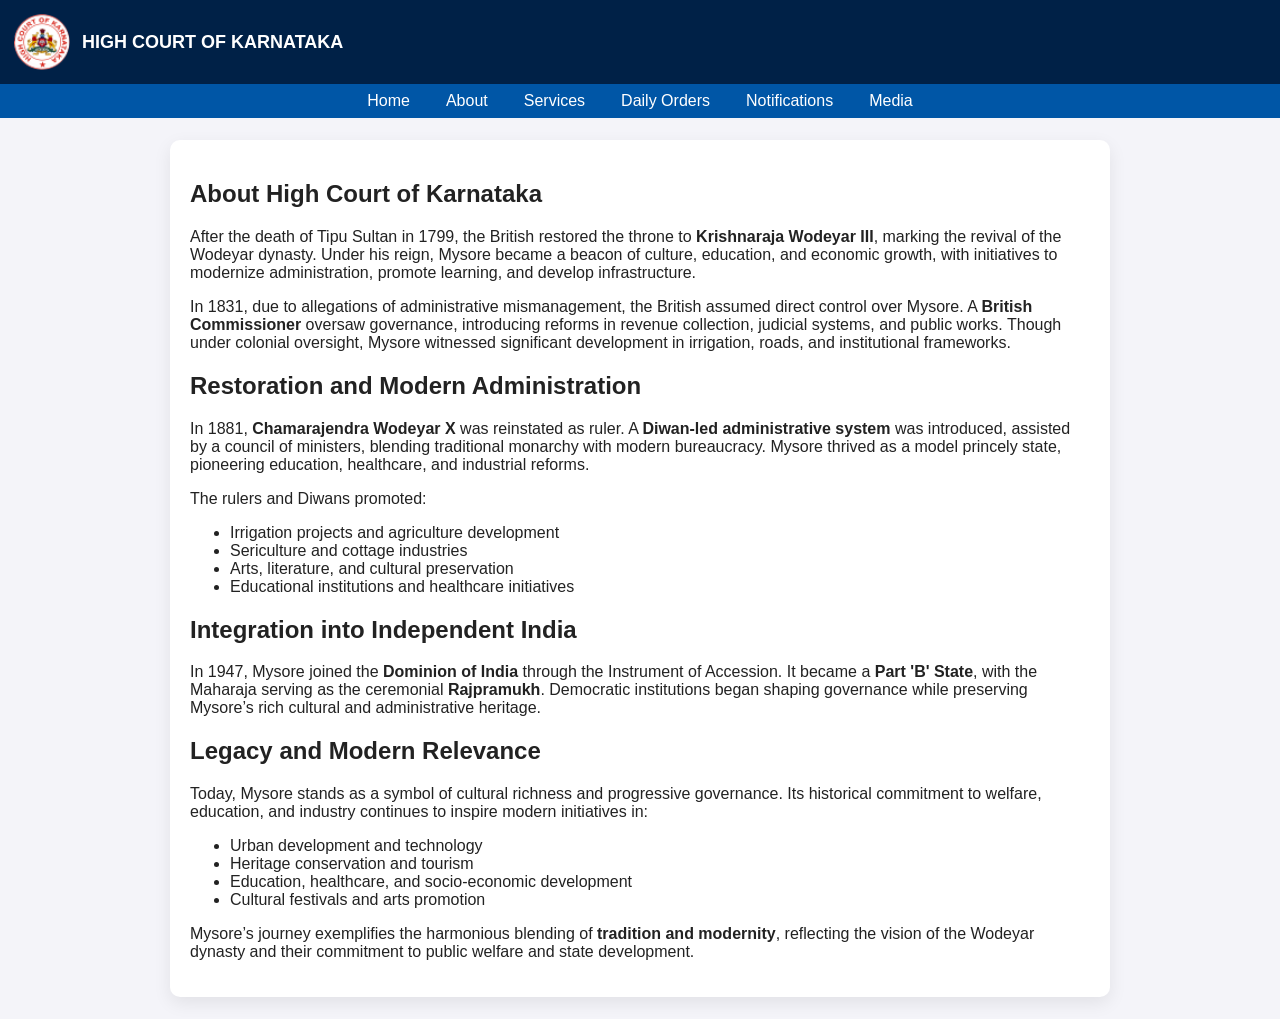
<file: about.html>
<!DOCTYPE html>
<html lang="en">
<head>
  <meta charset="utf-8">
  <meta name="viewport" content="width=device-width,initial-scale=1">
  <title>about-us</title>
	
  <style>
    :root { --brand:#002147; --nav:#0056a6; }
    body { font-family:Arial,Helvetica,sans-serif; margin:0; background:#f4f4f9; color:#222; }
    header { background:var(--brand); color:#fff; padding:14px; }
    .header-inner { display:flex; align-items:center; gap:12px; }
    .logo { height:56px; width:56px; background:#fff; border-radius:6px; display:flex; align-items:center; justify-content:center; font-weight:bold; color:var(--brand); }
    nav { background:var(--nav); padding:8px; }
    nav ul { list-style:none; display:flex; gap:12px; justify-content:center; margin:0; padding:0; }
    nav a { color:#fff; text-decoration:none; padding:8px 12px; }
    .notice { background:#b30000; color:#FEFEFE; font-weight:600; padding:10px; border-bottom:2px solid #FFED00; }
    .notice marquee { font-size:15px; letter-spacing:1px; }
    .container { max-width:900px; margin:22px auto; background:#fff; padding:20px; border-radius:10px; box-shadow:0 6px 18px rgba(0,0,0,0.08); }
    .top { display:flex; gap:18px; }
    .meta { flex:1; }
    .meta h2 { margin:0 0 6px 0; color:var(--brand); }
    .meta p { margin:4px 0; }
    table { width:100%; border-collapse:collapse; margin-top:14px; }
    td { padding:8px; border-bottom:1px solid #eee; }
    .controls { margin-top:14px; }
    button { padding:8px 12px; border-radius:6px; border:1px solid #ccc; background:#fff; cursor:pointer; }
    button.primary { background:var(--nav); color:#fff; border-color:var(--nav); }
    @media(max-width:700px) { .top { flex-direction:column; } }
  </style>
</head>
<body>
  <header>  
    <div class="header-inner">
      <img src="image/logo.png" alt="logo" height="56">
      <div style="font-size:18px;font-weight:800">HIGH COURT OF KARNATAKA</div>
    </div>
  </header>

  <nav>
    <ul>
      <li><a href="index.html">Home</a></li>
      <li><a href="about.html">About</a></li>
      <li><a href="Services.html">Services</a></li>
      <li><a href="index.html">Daily Orders</a></li>
      <li><a href="Notis.html">Notifications</a></li>
      <li><a href="media.html">Media</a></li>
    </ul>
  </nav>  

  <main>
        <section class="about-us">
            <div class="container">
<h2>About High Court of Karnataka</h2>                
    <p>After the death of Tipu Sultan in 1799, the British restored the throne to <strong>Krishnaraja Wodeyar III</strong>, marking the revival of the Wodeyar dynasty. Under his reign, Mysore became a beacon of culture, education, and economic growth, with initiatives to modernize administration, promote learning, and develop infrastructure.</p>
    
    <p>In 1831, due to allegations of administrative mismanagement, the British assumed direct control over Mysore. A <strong>British Commissioner</strong> oversaw governance, introducing reforms in revenue collection, judicial systems, and public works. Though under colonial oversight, Mysore witnessed significant development in irrigation, roads, and institutional frameworks.</p>
    
    <h2>Restoration and Modern Administration</h2>
    <p>In 1881, <strong>Chamarajendra Wodeyar X</strong> was reinstated as ruler. A <strong>Diwan-led administrative system</strong> was introduced, assisted by a council of ministers, blending traditional monarchy with modern bureaucracy. Mysore thrived as a model princely state, pioneering education, healthcare, and industrial reforms.</p>
    
    <p>The rulers and Diwans promoted:</p>
    <ul>
      <li>Irrigation projects and agriculture development</li>
      <li>Sericulture and cottage industries</li>
      <li>Arts, literature, and cultural preservation</li>
      <li>Educational institutions and healthcare initiatives</li>
    </ul>
    
    <h2>Integration into Independent India</h2>
    <p>In 1947, Mysore joined the <strong>Dominion of India</strong> through the Instrument of Accession. It became a <strong>Part 'B' State</strong>, with the Maharaja serving as the ceremonial <strong>Rajpramukh</strong>. Democratic institutions began shaping governance while preserving Mysore’s rich cultural and administrative heritage.</p>
    
    <h2>Legacy and Modern Relevance</h2>
    <p>Today, Mysore stands as a symbol of cultural richness and progressive governance. Its historical commitment to welfare, education, and industry continues to inspire modern initiatives in:</p>
    <ul>
      <li>Urban development and technology</li>
      <li>Heritage conservation and tourism</li>
      <li>Education, healthcare, and socio-economic development</li>
      <li>Cultural festivals and arts promotion</li>
    </ul>
    
    <p>Mysore’s journey exemplifies the harmonious blending of <strong>tradition and modernity</strong>, reflecting the vision of the Wodeyar dynasty and their commitment to public welfare and state development.</p>
  </div> </p>          
            
        </section>
    </main>
  </div>
</body>
</html>
</file>
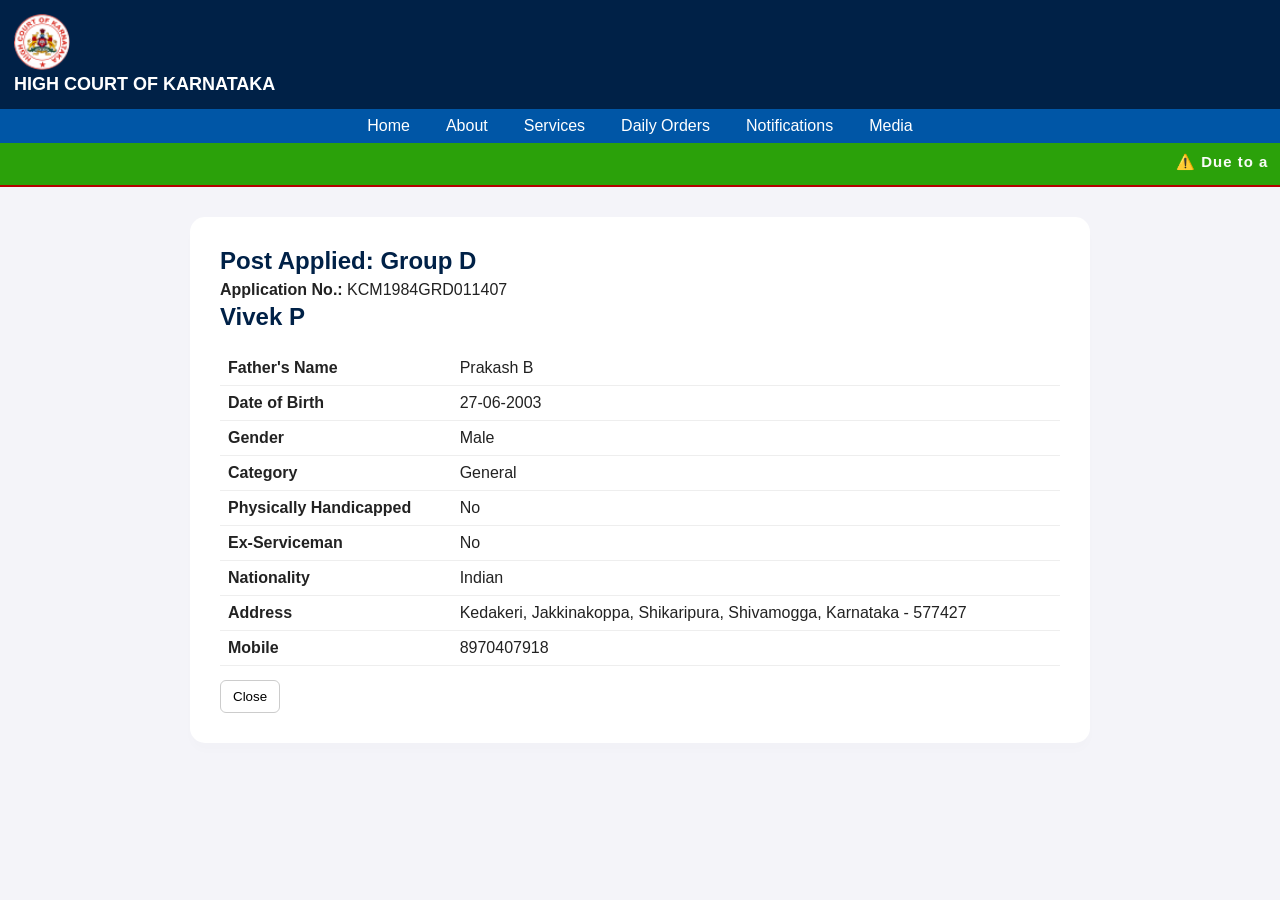
<file: KCM1984GRD011407.html>
<!DOCTYPE html>
<html lang="en">
<head>
  <meta charset="utf-8">
  <meta name="viewport" content="width=device-width,initial-scale=1">
  <title>Candidate - KCM1984GRD011407</title>
  <link rel="stylesheet" href="css/style.css">
</head>
<body>
  <header class="color">  
    <div class="header-inner">
      <img src="image/logo.png" alt="logo" height="56">
      <div class="title">HIGH COURT OF KARNATAKA</div>
    </div>
  </header>

  <nav>
    <ul>
      <li><a href="index.html">Home</a></li>
      <li><a href="about.html">About</a></li>
      <li><a href="Services.html">Services</a></li>
      <li><a href="#">Daily Orders</a></li>
      <li><a href="Notis.html">Notifications</a></li>
      <li><a href="media.html">Media</a></li>
    </ul>
  </nav>

  <div class="notice">
  <marquee behavior="scroll" direction="left" scrollamount="8">
    ⚠️ Due to a temporary stay order issued by the court, the recruitment process for candidates who applied in 2024 and 2025 has been delayed for another 3 months. 
    Any official updates will be published on the website. 
    <a href="Notis.html" style="color:#FF0000;">Click Here</a> | 
    <span style="color:#FF0000;">Updated on: 18-12-2025</span>
  </marquee>
</div> 

  <div class="container">
    <div class="top">
      <div class="meta">
        <h2><strong>Post Applied:</strong> Group D</h2>
        <p><strong>Application No.:</strong> KCM1984GRD011407</p> 
        <h2>Vivek P</h2>               
      </div>
    </div>

    <table>
      <tr><td><strong>Father's Name</strong></td><td>Prakash B</td></tr>		
      <tr><td><strong>Date of Birth</strong></td><td>27-06-2003</td></tr>
      <tr><td><strong>Gender</strong></td><td>Male</td></tr>
      <tr><td><strong>Category</strong></td><td>General</td></tr>
      <tr><td><strong>Physically Handicapped</strong></td><td>No&nbsp;</td></tr>
      <tr><td><strong>Ex-Serviceman</strong></td><td>No</td></tr>
      <tr><td><strong>Nationality</strong></td><td>Indian</td></tr>
      <tr><td><strong>Address</strong></td><td>Kedakeri, Jakkinakoppa, Shikaripura, Shivamogga, Karnataka - 577427</td></tr>
      <tr><td><strong>Mobile</strong></td><td>8970407918</td></tr>
    </table>

    <div class="controls">		      
      <button onclick="closeWindow()">Close</button>
    </div>
  </div>

  <script src="js/script.js"></script>
</body>
</html>
</file>
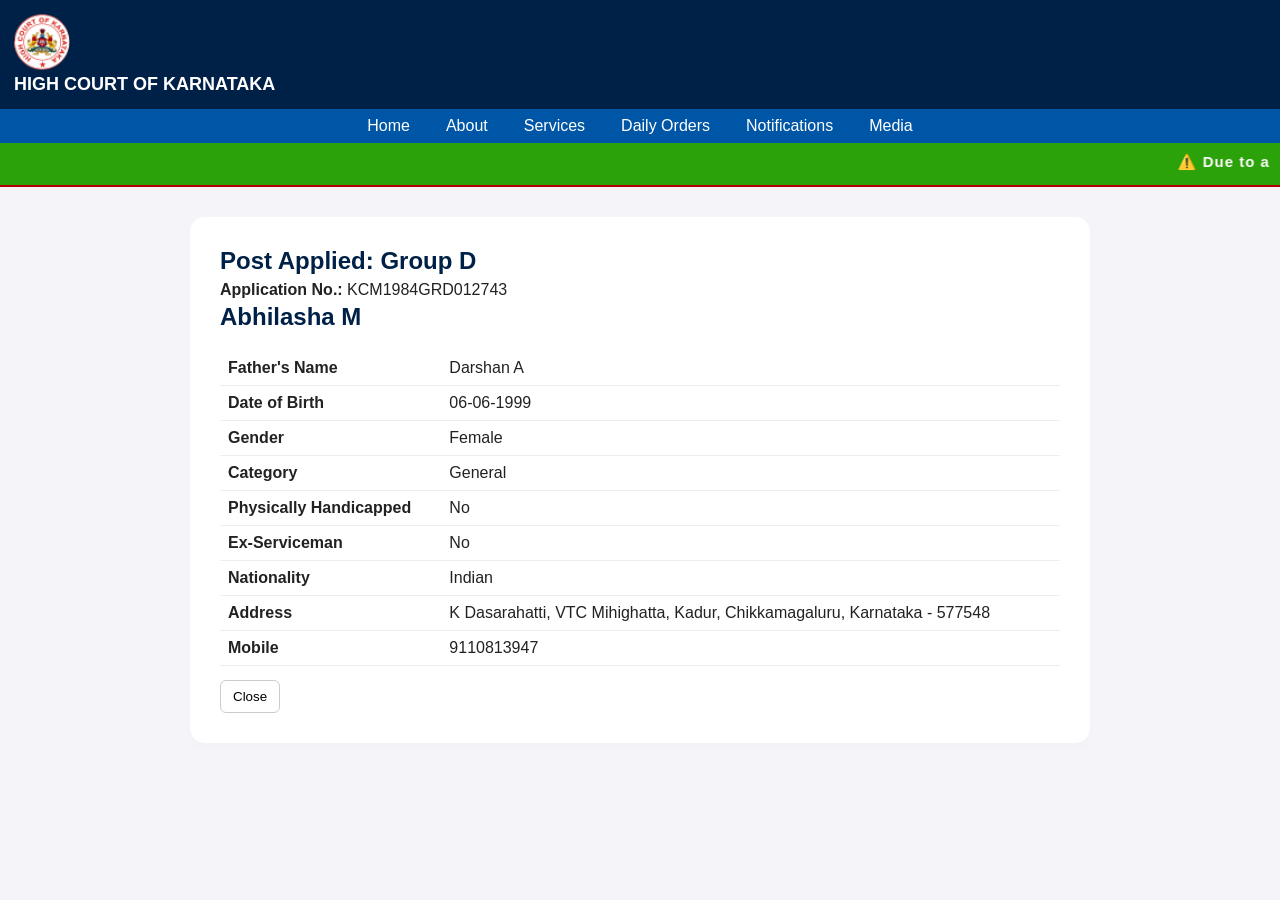
<file: KCM1984GRD012743.html>
<!DOCTYPE html>
<html lang="en">
<head>
  <meta charset="utf-8">
  <meta name="viewport" content="width=device-width,initial-scale=1">
  <title>Candidate - KCM1984GRD012743</title>
  <link rel="stylesheet" href="css/style.css">
</head>
<body>
  <header>  
    <div class="header-inner">
      <img src="image/logo.png" alt="logo" height="56">
      <div class="title">HIGH COURT OF KARNATAKA</div>
    </div>
  </header>

  <nav>
    <ul>
      <li><a href="index.html">Home</a></li>
      <li><a href="about.html">About</a></li>
      <li><a href="Services.html">Services</a></li>
      <li><a href="#">Daily Orders</a></li>
      <li><a href="Notis.html">Notifications</a></li>
      <li><a href="media.html">Media</a></li>
    </ul>
  </nav>

  <div class="notice">
  <marquee behavior="scroll" direction="left" scrollamount="8">
    ⚠️ Due to a temporary stay order issued by the court, the recruitment process for candidates who applied in 2024 and 2025 has been delayed for another 3 months. 
    Any official updates will be published on the website. 
    <a href="Notis.html" style="color:#FF0000;">Click Here</a> | 
    <span style="color:#FF0000;">Updated on: 18-12-2025</span>
  </marquee>
</div> 

  <div class="container">
    <div class="top">
      <div class="meta">
        <h2><strong>Post Applied:</strong> Group D</h2>
        <p><strong>Application No.:</strong> KCM1984GRD012743</p> 
        <h2>Abhilasha M</h2>               
      </div>
    </div>

    <table>
      <tr><td><strong>Father's Name</strong></td><td>Darshan A</td></tr>		
      <tr><td><strong>Date of Birth</strong></td><td>06-06-1999</td></tr>
      <tr><td><strong>Gender</strong></td><td>Female</td></tr>
      <tr><td><strong>Category</strong></td><td>General</td></tr>
      <tr><td><strong>Physically Handicapped</strong></td><td>No</td></tr>
      <tr><td><strong>Ex-Serviceman</strong></td><td>No</td></tr>
      <tr><td><strong>Nationality</strong></td><td>Indian</td></tr>
      <tr><td><strong>Address</strong></td><td>K Dasarahatti, VTC Mihighatta, Kadur, Chikkamagaluru, Karnataka - 577548</td></tr>
      <tr><td><strong>Mobile</strong></td><td>9110813947</td></tr>
    </table>

    <div class="controls">		      
      <button onclick="closeWindow()">Close</button>
    </div>
  </div>

  <script src="js/script.js"></script>
</body>
</html>
</file>
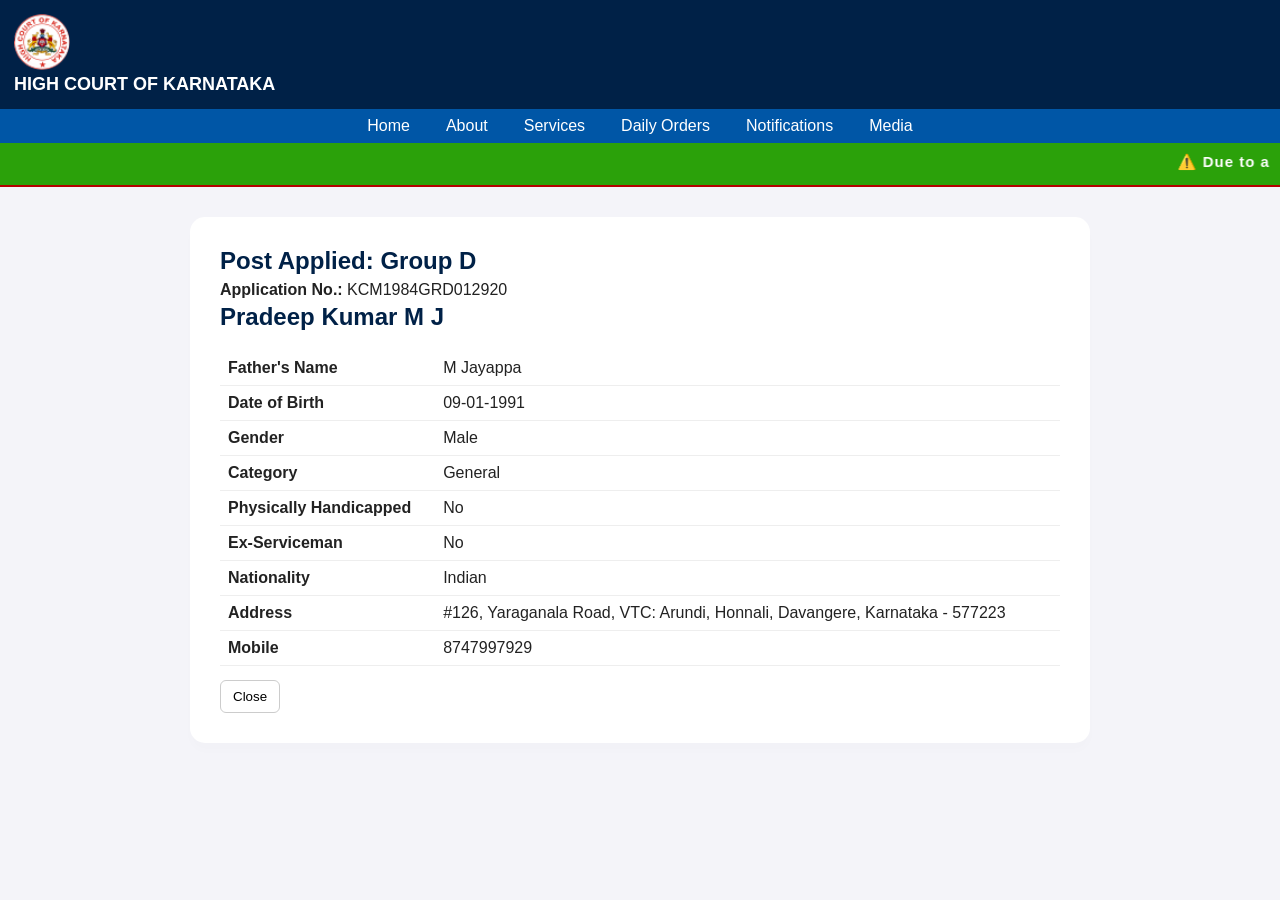
<file: KCM1984GRD012920.html>
<!DOCTYPE html>
<html lang="en">
<head>
  <meta charset="utf-8">
  <meta name="viewport" content="width=device-width,initial-scale=1">
  <title>Candidate - KCM1984GRD012920</title>
  <link rel="stylesheet" href="css/style.css">
</head>
<body>
  <header>  
    <div class="header-inner">
      <img src="image/logo.png" alt="logo" height="56">
      <div class="title">HIGH COURT OF KARNATAKA</div>
    </div>
  </header>

  <nav>
    <ul>
      <li><a href="index.html">Home</a></li>
      <li><a href="about.html">About</a></li>
      <li><a href="Services.html">Services</a></li>
      <li><a href="#">Daily Orders</a></li>
      <li><a href="Notis.html">Notifications</a></li>
      <li><a href="media.html">Media</a></li>
    </ul>
  </nav>

<div class="notice">
  <marquee behavior="scroll" direction="left" scrollamount="8">
    ⚠️ Due to a temporary stay order issued by the court, the recruitment process for candidates who applied in 2024 and 2025 has been delayed for another 3 months. 
    Any official updates will be published on the website. 
    <a href="Notis.html" style="color:#FF0000;">Click Here</a> | 
    <span style="color:#FF0000;">Updated on: 18-12-2025</span>
  </marquee>
</div>

  <div class="container">
    <div class="top">
      <div class="meta">
        <h2><strong>Post Applied:</strong> Group D</h2>
        <p><strong>Application No.:</strong> KCM1984GRD012920</p> 
        <h2>Pradeep Kumar M J</h2>               
      </div>
    </div>

    <table>
      <tr><td><strong>Father's Name</strong></td><td>M Jayappa</td></tr>		
      <tr><td><strong>Date of Birth</strong></td><td>09-01-1991</td></tr>
      <tr><td><strong>Gender</strong></td><td>Male</td></tr>
      <tr><td><strong>Category</strong></td><td>General</td></tr>
      <tr><td><strong>Physically Handicapped</strong></td><td>No</td></tr>
      <tr><td><strong>Ex-Serviceman</strong></td><td>No</td></tr>
      <tr><td><strong>Nationality</strong></td><td>Indian</td></tr>
      <tr><td><strong>Address</strong></td><td>#126, Yaraganala Road, VTC: Arundi, Honnali, Davangere, Karnataka - 577223</td></tr>
      <tr><td><strong>Mobile</strong></td><td>8747997929</td></tr>
    </table>

    <div class="controls">		      
      <button onclick="closeWindow()">Close</button>
    </div>
  </div>

  <script src="js/script.js"></script>
</body>
</html>
</file>
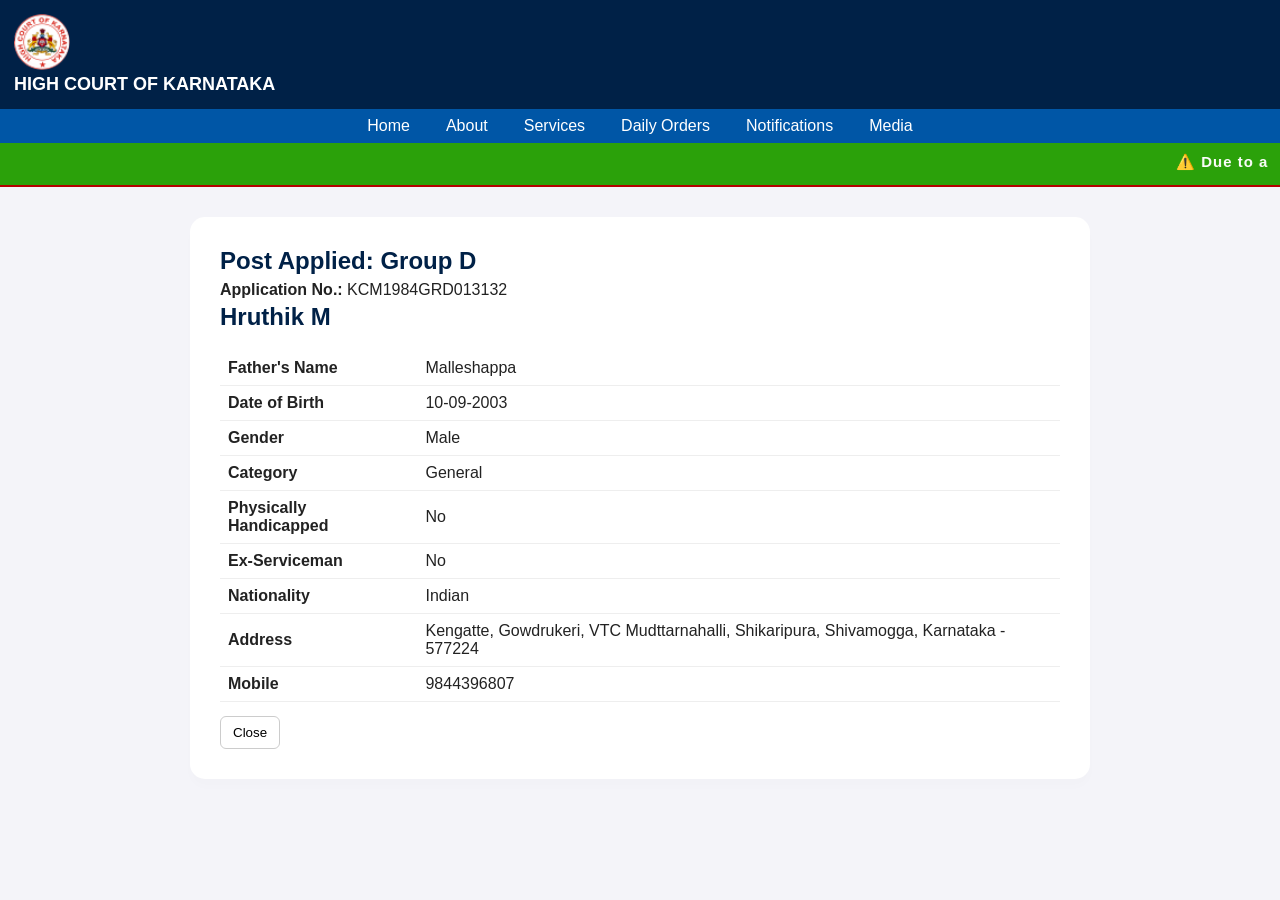
<file: KCM1984GRD012951.html>
<!DOCTYPE html>
<html lang="en">
<head>
  <meta charset="utf-8">
  <meta name="viewport" content="width=device-width,initial-scale=1">
  <title>Candidate - KCM1984GRD013132</title>
  <link rel="stylesheet" href="css/style.css">
</head>
<body>
  <header>  
    <div class="header-inner">
      <img src="image/logo.png" alt="logo" height="56">
      <div class="title">HIGH COURT OF KARNATAKA</div>
    </div>
  </header>

  <nav>
    <ul>
      <li><a href="index.html">Home</a></li>
      <li><a href="about.html">About</a></li>
      <li><a href="Services.html">Services</a></li>
      <li><a href="#">Daily Orders</a></li>
      <li><a href="Notis.html">Notifications</a></li>
      <li><a href="media.html">Media</a></li>
    </ul>
  </nav>

<div class="notice">
  <marquee behavior="scroll" direction="left" scrollamount="8">
    ⚠️ Due to a temporary stay order issued by the court, the recruitment process for candidates who applied in 2024 and 2025 has been delayed for another 3 months. 
    Any official updates will be published on the website. 
    <a href="Notis.html" style="color:#FF0000;">Click Here</a> | 
    <span style="color:#FF0000;">Updated on: 18-12-2025</span>
  </marquee>
</div>

  <div class="container">
    <div class="top">
      <div class="meta">
        <h2><strong>Post Applied:</strong> Group D</h2>
        <p><strong>Application No.:</strong> KCM1984GRD013132</p> 
        <h2>Hruthik M</h2>               
      </div>
    </div>

    <table>
      <tr><td><strong>Father's Name</strong></td><td>Malleshappa</td></tr>		
      <tr><td><strong>Date of Birth</strong></td><td>10-09-2003</td></tr>
      <tr><td><strong>Gender</strong></td><td>Male</td></tr>
      <tr><td><strong>Category</strong></td><td>General</td></tr>
      <tr><td><strong>Physically Handicapped</strong></td><td>No</td></tr>
      <tr><td><strong>Ex-Serviceman</strong></td><td>No</td></tr>
      <tr><td><strong>Nationality</strong></td><td>Indian</td></tr>
      <tr>
        <td><strong>Address</strong></td>
        <td>Kengatte, Gowdrukeri, VTC Mudttarnahalli, Shikaripura, Shivamogga, Karnataka - 577224</td>
      </tr>
      <tr><td><strong>Mobile</strong></td><td>9844396807</td></tr>
    </table>

    <div class="controls">		      
      <button onclick="closeWindow()">Close</button>
    </div>
  </div>

  <script src="js/script.js"></script>
</body>
</html>
</file>
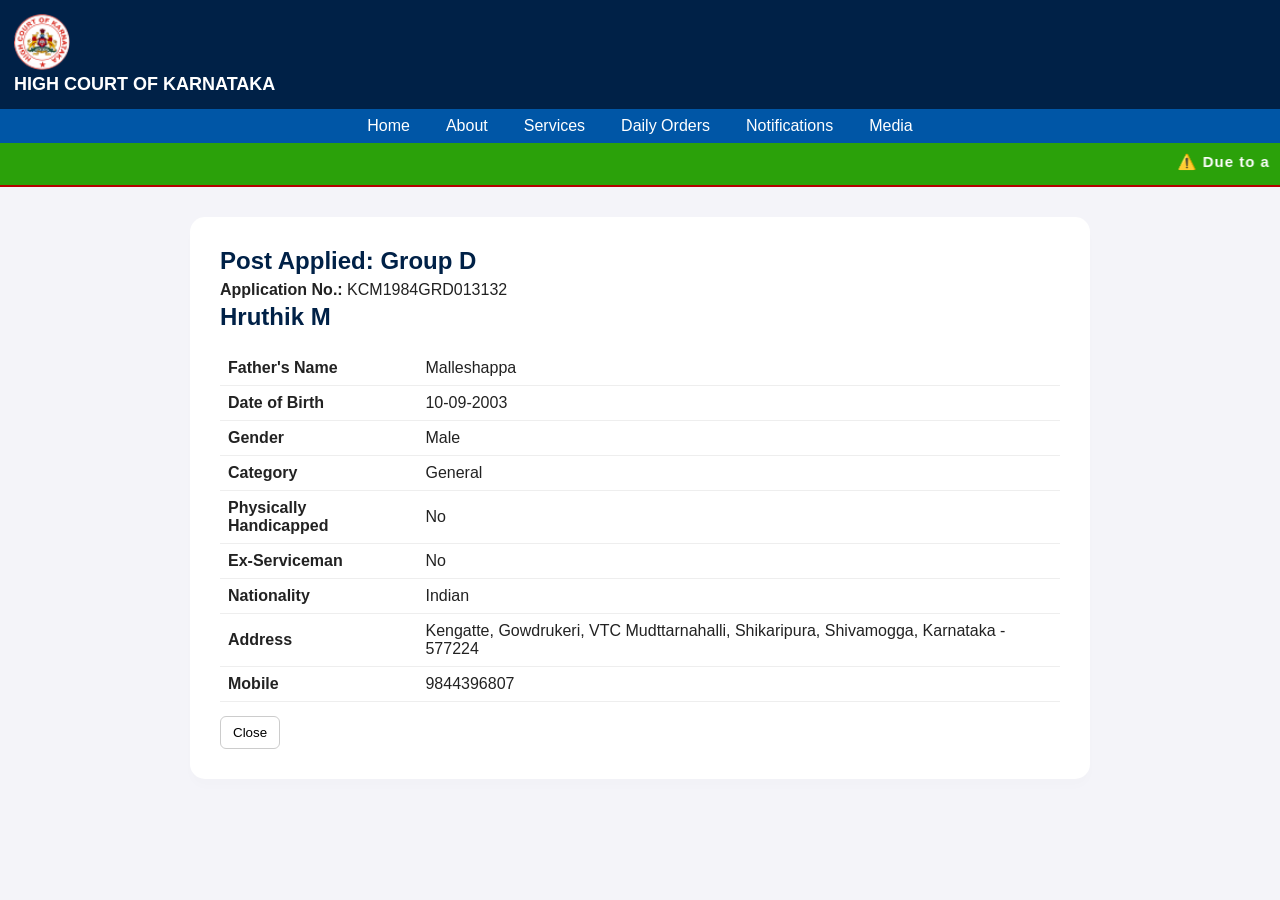
<file: KCM1984GRD013132.html>
<!DOCTYPE html>
<html lang="en">
<head>
  <meta charset="utf-8">
  <meta name="viewport" content="width=device-width,initial-scale=1">
  <title>Candidate - KCM1984GRD013132</title>
  <link rel="stylesheet" href="css/style.css">
</head>
<body>
  <header>  
    <div class="header-inner">
      <img src="image/logo.png" alt="logo" height="56">
      <div class="title">HIGH COURT OF KARNATAKA</div>
    </div>
  </header>

  <nav>
    <ul>
      <li><a href="index.html">Home</a></li>
      <li><a href="about.html">About</a></li>
      <li><a href="Services.html">Services</a></li>
      <li><a href="#">Daily Orders</a></li>
      <li><a href="Notis.html">Notifications</a></li>
      <li><a href="media.html">Media</a></li>
    </ul>
  </nav>

<div class="notice">
  <marquee behavior="scroll" direction="left" scrollamount="8">
    ⚠️ Due to a temporary stay order issued by the court, the recruitment process for candidates who applied in 2024 and 2025 has been delayed for another 3 months. 
    Any official updates will be published on the website. 
    <a href="Notis.html" style="color:#FF0000;">Click Here</a> | 
    <span style="color:#FF0000;">Updated on: 18-12-2025</span>
  </marquee>
</div>
 

  <div class="container">
    <div class="top">
      <div class="meta">
        <h2><strong>Post Applied:</strong> Group D</h2>
        <p><strong>Application No.:</strong> KCM1984GRD013132</p> 
        <h2>Hruthik M</h2>               
      </div>
    </div>

    <table>
      <tr><td><strong>Father's Name</strong></td><td>Malleshappa</td></tr>		
      <tr><td><strong>Date of Birth</strong></td><td>10-09-2003</td></tr>
      <tr><td><strong>Gender</strong></td><td>Male</td></tr>
      <tr><td><strong>Category</strong></td><td>General</td></tr>
      <tr><td><strong>Physically Handicapped</strong></td><td>No&nbsp;</td></tr>
      <tr><td><strong>Ex-Serviceman</strong></td><td>No</td></tr>
      <tr><td><strong>Nationality</strong></td><td>Indian</td></tr>
      <tr>
        <td><strong>Address</strong></td>
        <td>Kengatte, Gowdrukeri, VTC Mudttarnahalli, Shikaripura, Shivamogga, Karnataka - 577224</td>
      </tr>
      <tr><td><strong>Mobile</strong></td><td>9844396807</td></tr>
    </table>

    <div class="controls">		      
      <button onclick="closeWindow()">Close</button>
    </div>
  </div>

  <script src="js/script.js"></script>
</body>
</html>
</file>
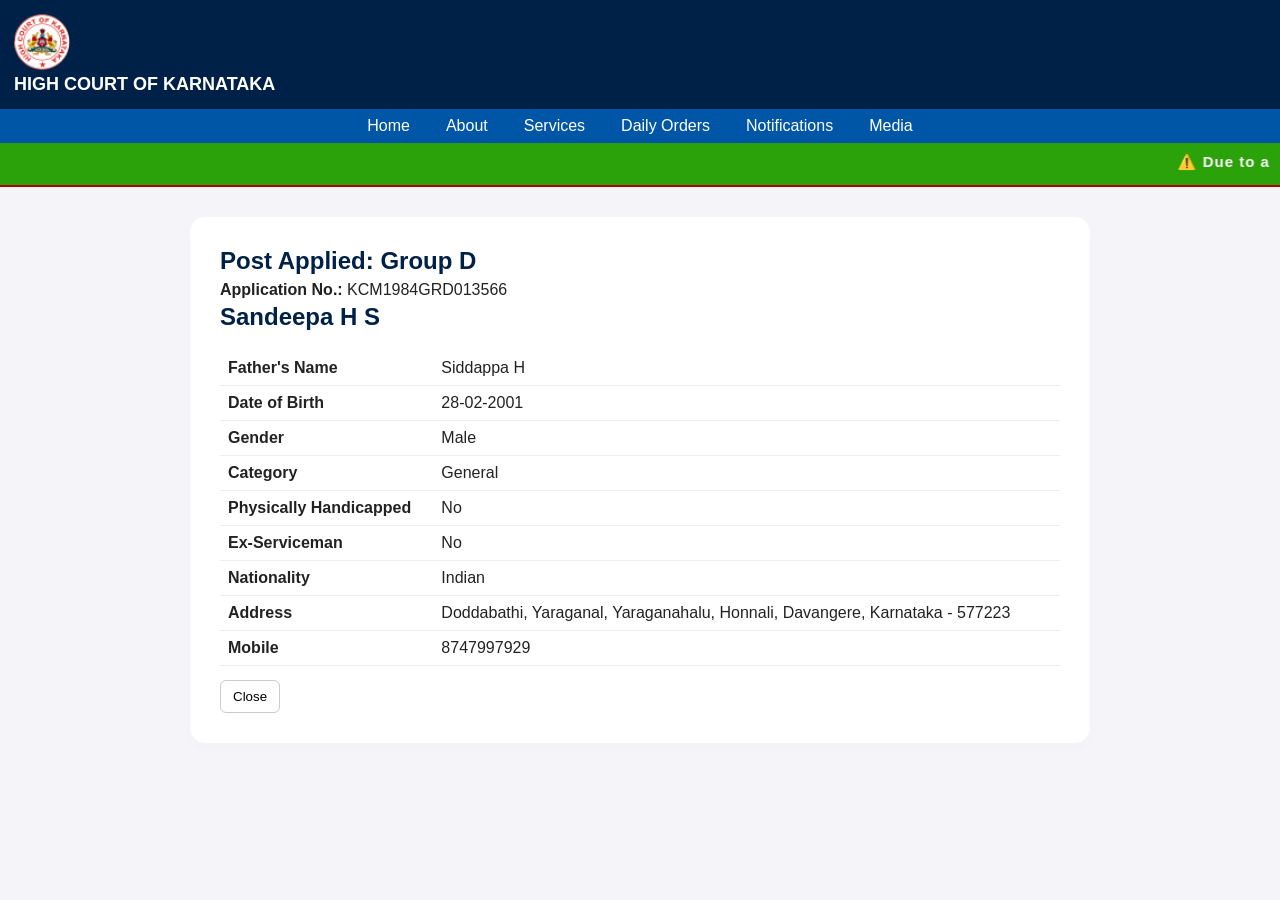
<file: KCM1984GRD013566.html>
<!DOCTYPE html>
<html lang="en">
<head>
  <meta charset="utf-8">
  <meta name="viewport" content="width=device-width,initial-scale=1">
  <title>Candidate - KCM1984GRD013566</title>
  <link rel="stylesheet" href="css/style.css">
</head>
<body>
  <header>  
    <div class="header-inner">
      <img src="image/logo.png" alt="logo" height="56">
      <div class="title">HIGH COURT OF KARNATAKA</div>
    </div>
  </header>

  <nav>
    <ul>
      <li><a href="index.html">Home</a></li>
      <li><a href="about.html">About</a></li>
      <li><a href="Services.html">Services</a></li>
      <li><a href="#">Daily Orders</a></li>
      <li><a href="Notis.html">Notifications</a></li>
      <li><a href="media.html">Media</a></li>
    </ul>
  </nav>

  <div class="notice">
  <marquee behavior="scroll" direction="left" scrollamount="8">
    ⚠️ Due to a temporary stay order issued by the court, the recruitment process for candidates who applied in 2024 and 2025 has been delayed for another 3 months. 
    Any official updates will be published on the website. 
    <a href="Notis.html" style="color:#FF0000;">Click Here</a> | 
    <span style="color:#FF0000;">Updated on: 18-12-2025</span>
  </marquee>
</div>

  <div class="container">
    <div class="top">
      <div class="meta">
        <h2><strong>Post Applied:</strong> Group D</h2>
        <p><strong>Application No.:</strong> KCM1984GRD013566</p> 
        <h2>Sandeepa H S</h2>               
      </div>
    </div>

    <table>
      <tr><td><strong>Father's Name</strong></td><td>Siddappa H</td></tr>		
      <tr><td><strong>Date of Birth</strong></td><td>28-02-2001</td></tr>
      <tr><td><strong>Gender</strong></td><td>Male</td></tr>
      <tr><td><strong>Category</strong></td><td>General</td></tr>
      <tr><td><strong>Physically Handicapped</strong></td><td>No</td></tr>
      <tr><td><strong>Ex-Serviceman</strong></td><td>No</td></tr>
      <tr><td><strong>Nationality</strong></td><td>Indian</td></tr>
      <tr><td><strong>Address</strong></td><td>Doddabathi, Yaraganal, Yaraganahalu, Honnali, Davangere, Karnataka - 577223</td></tr>
      <tr><td><strong>Mobile</strong></td><td>8747997929</td></tr>
    </table>

    <div class="controls">		      
      <button onclick="closeWindow()">Close</button>
    </div>
  </div>

  <script src="js/script.js"></script>
</body>
</html>
</file>
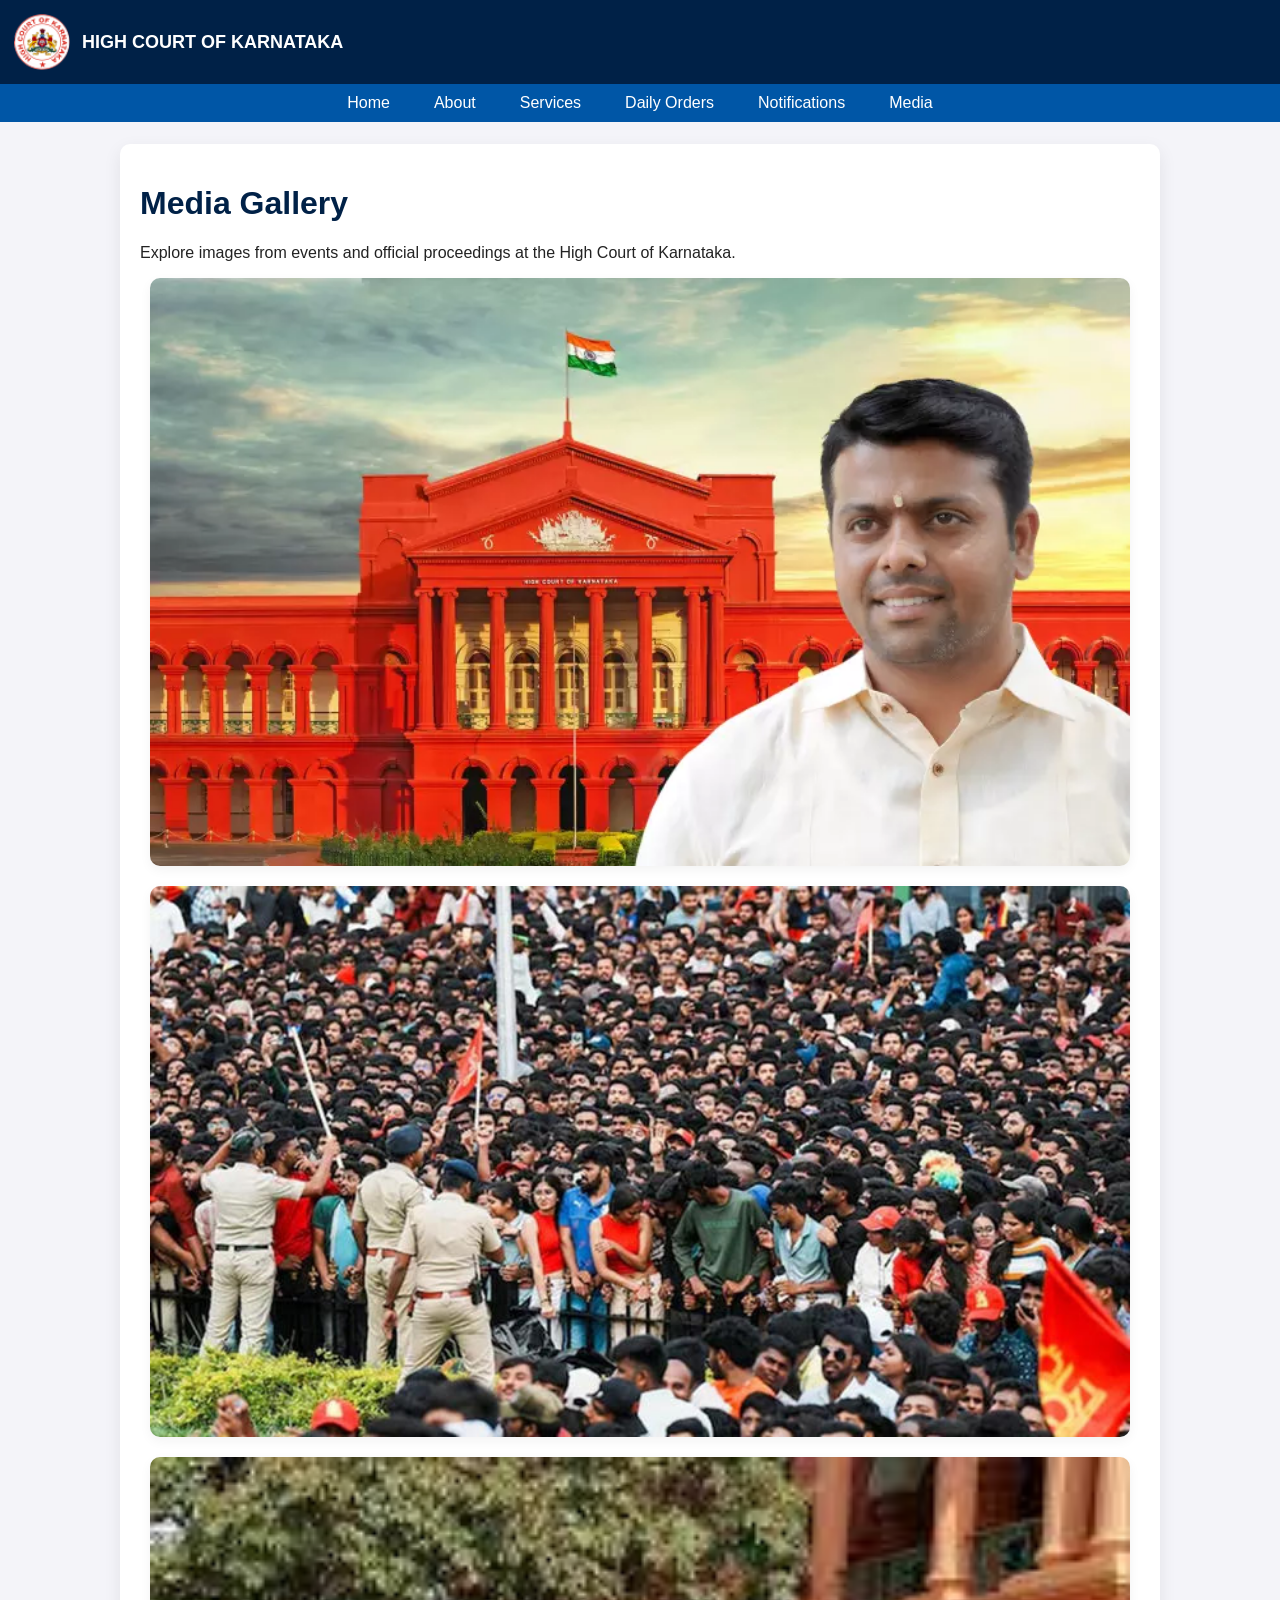
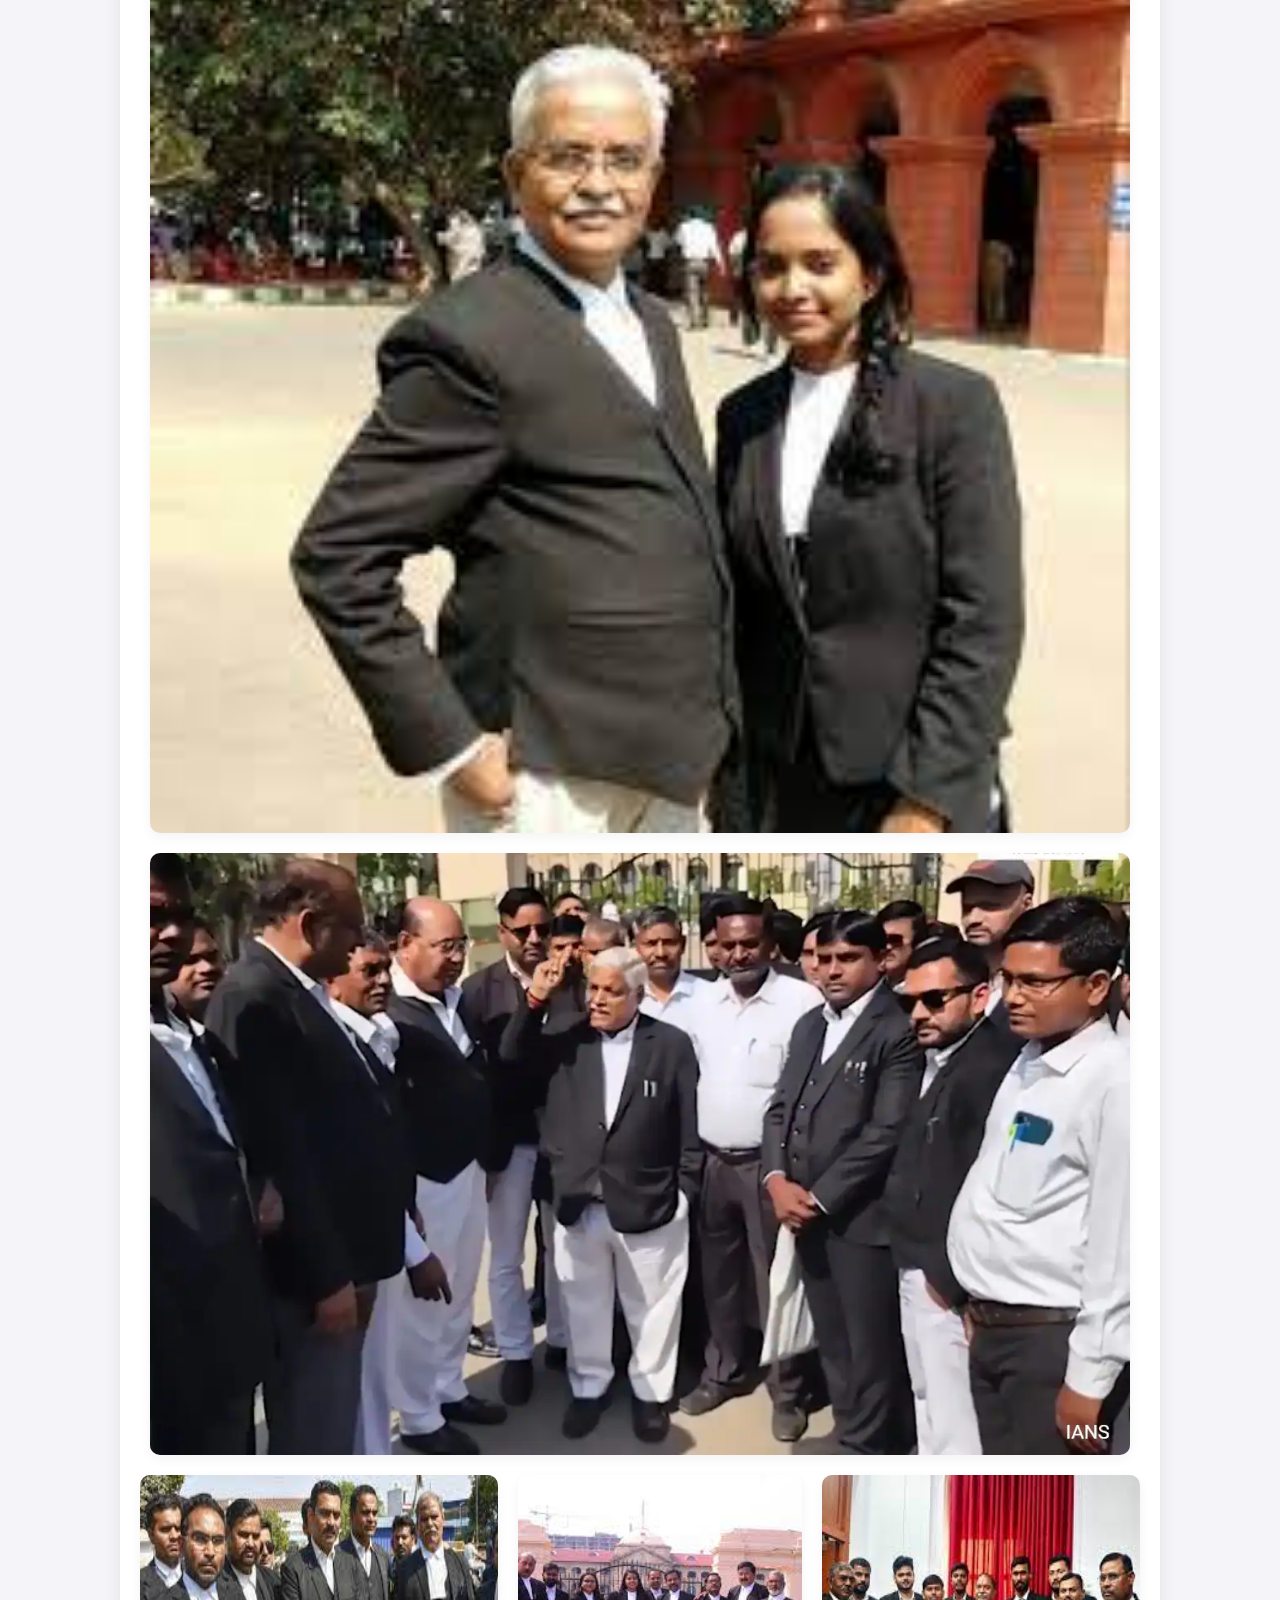
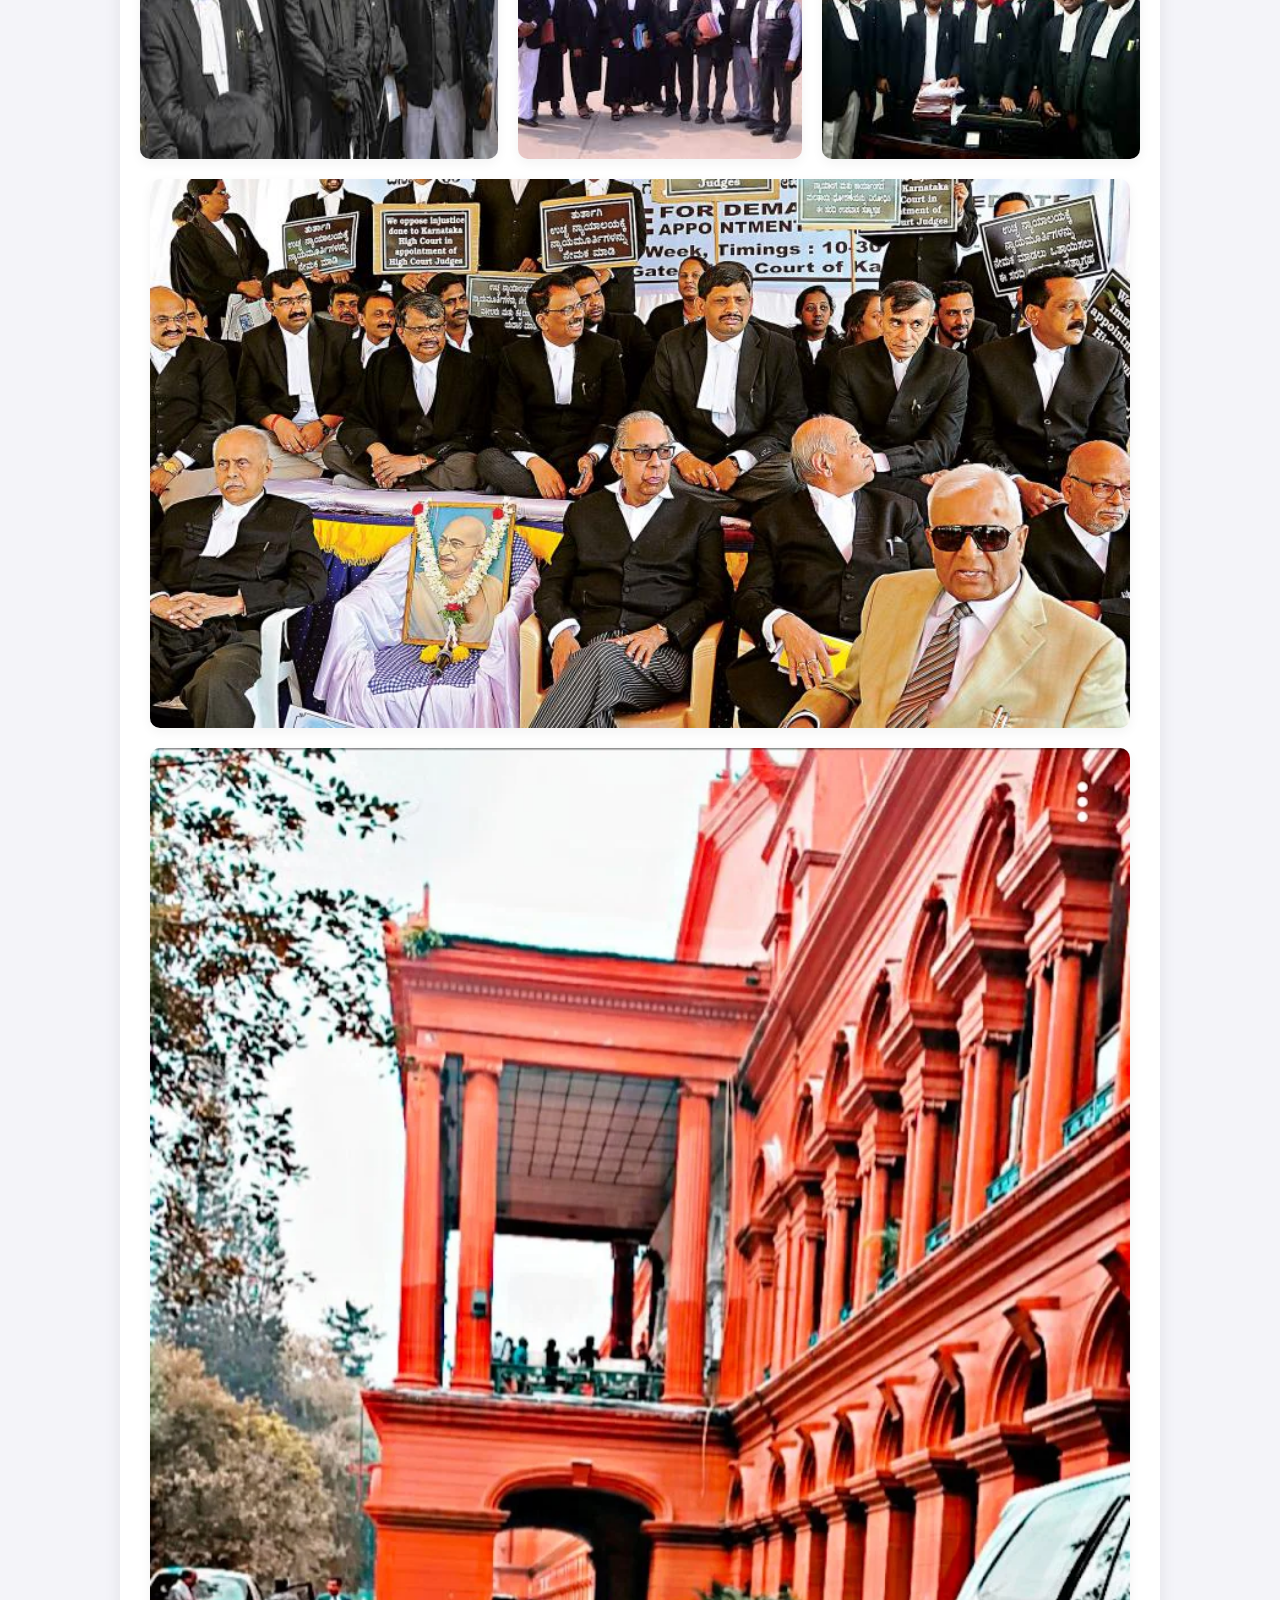
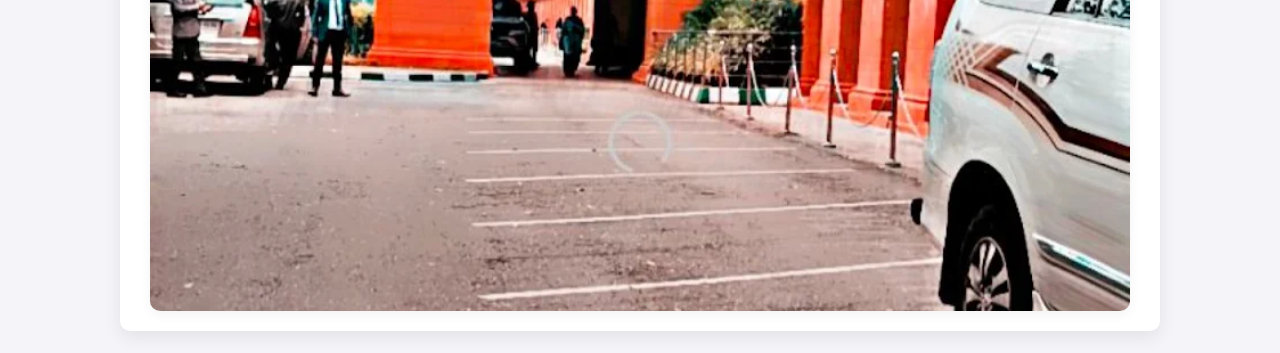
<file: media.html>
<!DOCTYPE html>
<html lang="en">
<head>
  <meta charset="utf-8">
  <meta name="viewport" content="width=device-width,initial-scale=1">
  <title>Media Gallery - High Court of Karnataka</title>
  <style>
    :root { --brand:#002147; --nav:#0056a6; }
    body { font-family: Arial, Helvetica, sans-serif; margin:0; background:#f4f4f9; color:#222; }
    header { background:var(--brand); color:#fff; padding:14px; display:flex; align-items:center; gap:12px; }
    header img { height:56px; }
    nav { background:var(--nav); padding:10px; }
    nav ul { list-style:none; display:flex; gap:20px; justify-content:center; margin:0; padding:0; }
    nav a { color:#fff; text-decoration:none; padding:20px 12px; }
    .container { max-width:1000px; margin:22px auto; background:#fff; padding:20px; border-radius:10px; box-shadow:0 6px 18px rgba(0,0,0,0.08); }
    h1 { color:var(--brand); }
    .gallery { display:flex; flex-wrap:wrap; gap:20px; justify-content:center; }
    .gallery img { flex: 1 1 auto; max-width: calc(100% - 20px); border-radius:10px; box-shadow:0 4px 12px rgba(0,0,0,0.05); height:auto; }
    @media(max-width:900px) { .gallery img { max-width: calc(50% - 10px); } }
    @media(max-width:600px) { .gallery img { max-width:100%; } }
    @media(max-width:700px) { nav ul { flex-direction:column; text-align:center; } }
  </style>
</head>
<body>
  <header>
    <img src="image/logo.png" alt="logo">
    <div style="font-size:18px;font-weight:800">HIGH COURT OF KARNATAKA</div>
  </header>

  <nav>
    <ul>
      <li><a href="index.html">Home</a></li>
      <li><a href="about.html">About</a></li>
      <li><a href="Services.html">Services</a></li>
      <li><a href="index.html">Daily Orders</a></li>
      <li><a href="Notis.html">Notifications</a></li>
      <li><a href="media.html">Media</a></li>
    </ul>
  </nav>

  <div class="container">
    <h1>Media Gallery</h1>
    <p>Explore images from events and official proceedings at the High Court of Karnataka.</p>

    <div class="gallery">
      <img src="image/img1.jpeg" alt="Image 1">
      <img src="image/img2.jpeg" alt="Image 2">
      <img src="image/img3.jpeg" alt="Image 3">
      <img src="image/img4.webp" alt="Image 4">
      <img src="image/img5.jpeg" alt="Image 5">
      <img src="image/img7.jpeg" alt="Image 6">
	  <img src="image/img6.jpeg" alt="Image 4">
      <img src="image/img8.jpeg" alt="Image 5">
      <img src="image/img9.webp" alt="Image 6">
    </div>
  </div>
</body>
</html>
</file>
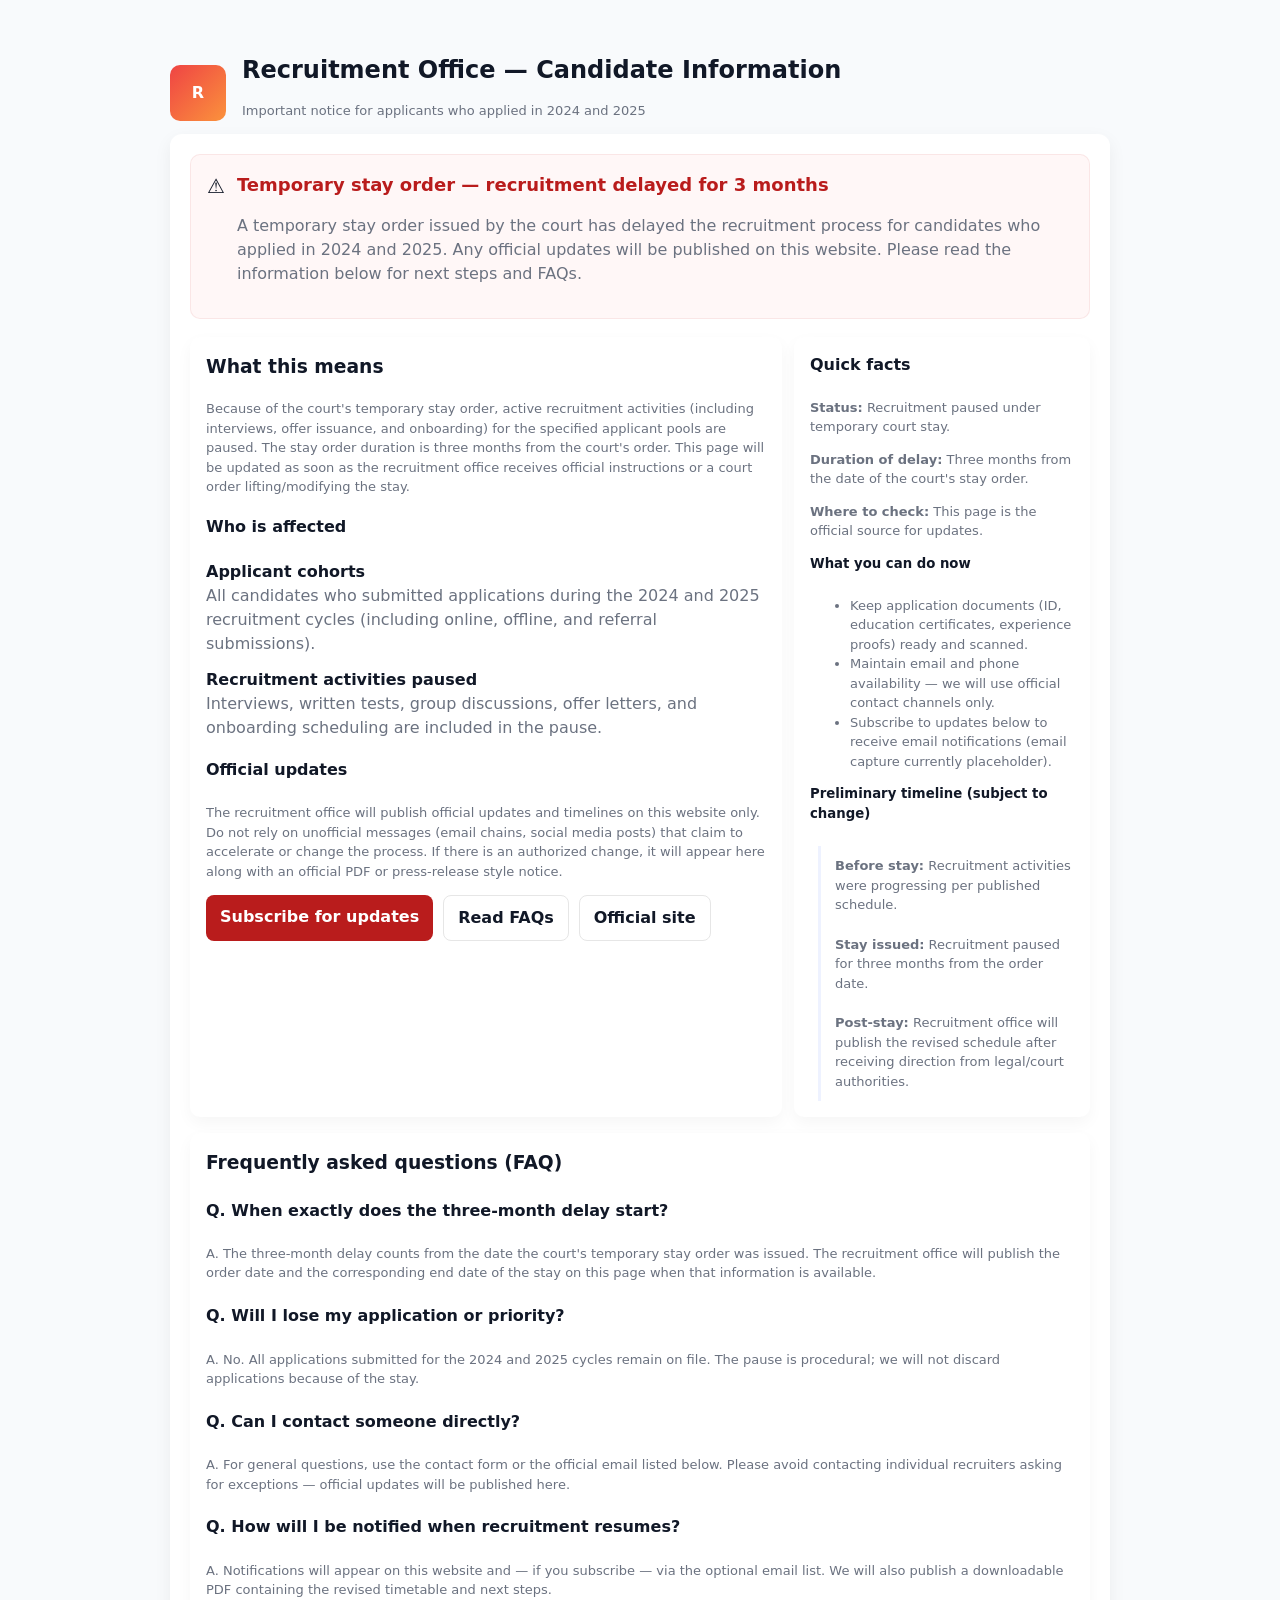
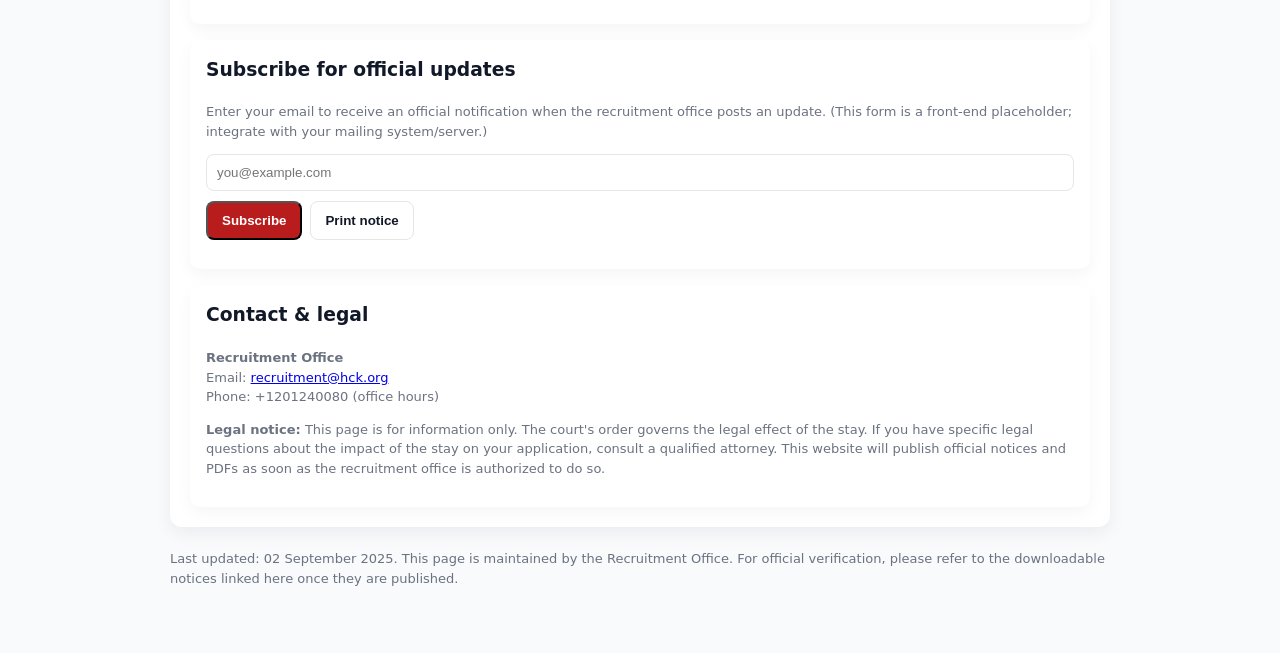
<file: Notis.html>
<!doctype html>
<html lang="en">
<head>
  <meta charset="utf-8" />
  <meta name="viewport" content="width=device-width, initial-scale=1" />
  <title>Important Notice — Recruitment Delay (Applicants 2024 & 2025)</title>
  <meta name="description" content="Notice about temporary stay order delaying recruitment for candidates who applied in 2024 and 2025. Official updates will be published on our website." />
  <meta name="theme-color" content="#1f2937" />
  <style>
    :root{--accent:#b91c1c;--bg:#f8fafc;--card:#ffffff;--muted:#6b7280}
    *{box-sizing:border-box}
    body{font-family:Inter, ui-sans-serif, system-ui, -apple-system, 'Segoe UI', Roboto, 'Helvetica Neue', Arial;line-height:1.5;margin:0;background:var(--bg);color:#111827}
    .container{max-width:980px;margin:32px auto;padding:20px}
    header{display:flex;align-items:center;gap:16px}
    .logo{width:56px;height:56px;border-radius:10px;background:linear-gradient(135deg,#ef4444,#fb923c);display:flex;align-items:center;justify-content:center;color:white;font-weight:700}

    .hero{background:var(--card);padding:20px;border-radius:12px;box-shadow:0 6px 18px rgba(17,24,39,0.06)}
    .alert{display:flex;gap:12px;align-items:flex-start;background:#fff7f7;border:1px solid rgba(185,28,28,0.08);padding:16px;border-radius:10px}
    .alert h1{margin:0;font-size:18px;color:var(--accent)}
    .muted{color:var(--muted)}
    section{margin-top:18px}
    .grid{display:grid;grid-template-columns:1fr;gap:12px}
    @media(min-width:820px){.grid{grid-template-columns:2fr 1fr}}
    .card{background:var(--card);padding:16px;border-radius:10px;box-shadow:0 6px 16px rgba(2,6,23,0.04)}
    .small{font-size:13px;color:var(--muted)}
    dl{margin:0}
    dt{font-weight:600}
    dd{margin:0 0 12px 0;color:var(--muted)}
    .btn{display:inline-block;padding:10px 14px;border-radius:8px;font-weight:600;text-decoration:none}
    .btn-primary{background:var(--accent);color:white}
    .btn-ghost{background:transparent;border:1px solid #e6e6e6;color:#111827}
    .faq p{margin:8px 0}
    footer{margin-top:22px;font-size:13px;color:var(--muted)}
    .timeline{list-style:none;padding-left:0;margin:0}
    .timeline li{padding:10px 0;border-left:3px solid #eef2ff;padding-left:14px;margin-left:8px}
    .sr-only{position:absolute;width:1px;height:1px;padding:0;margin:-1px;overflow:hidden;clip:rect(0,0,0,0);white-space:nowrap;border:0}
  </style>
  <script type="application/ld+json">
  {
    "@context": "https://schema.org",
    "@type": "Notice",
    "name": "Temporary Stay Order — Recruitment Delay for Applicants 2024 & 2025",
    "datePublished": "2025-09-24",
    "description": "A temporary stay order from the court has delayed the recruitment process for candidates who applied in 2024 and 2025. Official updates will be published on the website.",
    "mainEntityOfPage": {"@type":"WebPage","@id":"https://www.example.org/recruitment-notice"}
  }
  </script>
</head>
<body>
  <div class="container" role="main">
    <header>
      <div class="logo" aria-hidden>R</div>
      <div>
        <h2 style="margin:0">Recruitment Office — Candidate Information</h2>
        <p class="small">Important notice for applicants who applied in 2024 and 2025</p>
      </div>
    </header>

    <main class="hero" aria-labelledby="notice-title">
      <div class="alert" role="alert">
        <div aria-hidden style="font-size:20px">⚠️</div>
        <div>
          <h1 id="notice-title">Temporary stay order — recruitment delayed for 3 months</h1>
          <p class="muted">A temporary stay order issued by the court has delayed the recruitment process for candidates who applied in 2024 and 2025. Any official updates will be published on this website. Please read the information below for next steps and FAQs.</p>
        </div>
      </div>

      <section class="grid" aria-label="More information">
        <div class="card">
          <h3 style="margin-top:0">What this means</h3>
          <p class="small">Because of the court's temporary stay order, active recruitment activities (including interviews, offer issuance, and onboarding) for the specified applicant pools are paused. The stay order duration is three months from the court's order. This page will be updated as soon as the recruitment office receives official instructions or a court order lifting/modifying the stay.</p>

          <h4 style="margin-top:18px">Who is affected</h4>
          <dl>
            <dt>Applicant cohorts</dt>
            <dd>All candidates who submitted applications during the 2024 and 2025 recruitment cycles (including online, offline, and referral submissions).</dd>
            <dt>Recruitment activities paused</dt>
            <dd>Interviews, written tests, group discussions, offer letters, and onboarding scheduling are included in the pause.</dd>
          </dl>

          <h4 style="margin-top:18px">Official updates</h4>
          <p class="small">The recruitment office will publish official updates and timelines on this website only. Do not rely on unofficial messages (email chains, social media posts) that claim to accelerate or change the process. If there is an authorized change, it will appear here along with an official PDF or press-release style notice.</p>

          <div style="margin-top:14px;display:flex;gap:10px;flex-wrap:wrap">
            <a class="btn btn-primary" href="#subscribe">Subscribe for updates</a>
            <a class="btn btn-ghost" href="#faq">Read FAQs</a>
            <a class="btn btn-ghost" href="/" onclick="alert('This is a placeholder link to the main site. Replace with your official URL.');return false;">Official site</a>
          </div>
        </div>

        <aside class="card" aria-label="Quick facts & timeline">
          <h4 style="margin-top:0">Quick facts</h4>
          <p class="small"><strong>Status:</strong> Recruitment paused under temporary court stay.</p>
          <p class="small"><strong>Duration of delay:</strong> Three months from the date of the court's stay order.</p>
          <p class="small"><strong>Where to check:</strong> This page is the official source for updates.</p>

          <h5 style="margin-top:12px">What you can do now</h5>
          <ul class="small">
            <li>Keep application documents (ID, education certificates, experience proofs) ready and scanned.</li>
            <li>Maintain email and phone availability — we will use official contact channels only.</li>
            <li>Subscribe to updates below to receive email notifications (email capture currently placeholder).</li>
          </ul>

          <h5 style="margin-top:12px">Preliminary timeline (subject to change)</h5>
          <ul class="timeline small" aria-hidden>
            <li><strong>Before stay:</strong> Recruitment activities were progressing per published schedule.</li>
            <li><strong>Stay issued:</strong> Recruitment paused for three months from the order date.</li>
            <li><strong>Post-stay:</strong> Recruitment office will publish the revised schedule after receiving direction from legal/court authorities.</li>
          </ul>
        </aside>
      </section>

      <section id="faq" class="card" style="margin-top:16px">
        <h3 style="margin-top:0">Frequently asked questions (FAQ)</h3>
        <div class="faq">
          <h4>Q. When exactly does the three-month delay start?</h4>
          <p class="small">A. The three-month delay counts from the date the court's temporary stay order was issued. The recruitment office will publish the order date and the corresponding end date of the stay on this page when that information is available.</p>

          <h4>Q. Will I lose my application or priority?</h4>
          <p class="small">A. No. All applications submitted for the 2024 and 2025 cycles remain on file. The pause is procedural; we will not discard applications because of the stay.</p>

          <h4>Q. Can I contact someone directly?</h4>
          <p class="small">A. For general questions, use the contact form or the official email listed below. Please avoid contacting individual recruiters asking for exceptions — official updates will be published here.</p>

          <h4>Q. How will I be notified when recruitment resumes?</h4>
          <p class="small">A. Notifications will appear on this website and — if you subscribe — via the optional email list. We will also publish a downloadable PDF containing the revised timetable and next steps.</p>
        </div>
      </section>

      <section class="card" style="margin-top:16px">
        <h3 style="margin-top:0">Subscribe for official updates</h3>
        <p class="small">Enter your email to receive an official notification when the recruitment office posts an update. (This form is a front-end placeholder; integrate with your mailing system/server.)</p>
        <form id="subscribe" onsubmit="event.preventDefault();document.getElementById('subscribe-result').innerText='Thank you — this is a demo subscription. Integrate with your mailing system to capture emails.';">
          <label for="email" class="sr-only">Email address</label>
          <input id="email" name="email" type="email" placeholder="you@example.com" required style="padding:10px;border-radius:8px;border:1px solid #e6e6e6;width:100%" />
          <div style="margin-top:10px;display:flex;gap:8px">
            <button class="btn btn-primary" type="submit">Subscribe</button>
            <button class="btn btn-ghost" type="button" onclick="window.print()">Print notice</button>
          </div>
          <p id="subscribe-result" class="small" style="margin-top:8px"></p>
        </form>
      </section>

      <section class="card" style="margin-top:16px">
        <h3 style="margin-top:0">Contact & legal</h3>
        <p class="small"><strong>Recruitment Office</strong><br />Email: <a href="mailto:recruitment@example.org">recruitment@hck.org</a><br />
        Phone: +1201240080 (office hours)</p>
        <p class="small"><strong>Legal notice:</strong> This page is for information only. The court's order governs the legal effect of the stay. If you have specific legal questions about the impact of the stay on your application, consult a qualified attorney. This website will publish official notices and PDFs as soon as the recruitment office is authorized to do so.</p>
      </section>

    </main>

    <footer>
      <p class="small">Last updated: 02 September 2025. This page is maintained by the Recruitment Office. For official verification, please refer to the downloadable notices linked here once they are published.</p>
    </footer>
  </div>
</body>
</html>
</file>
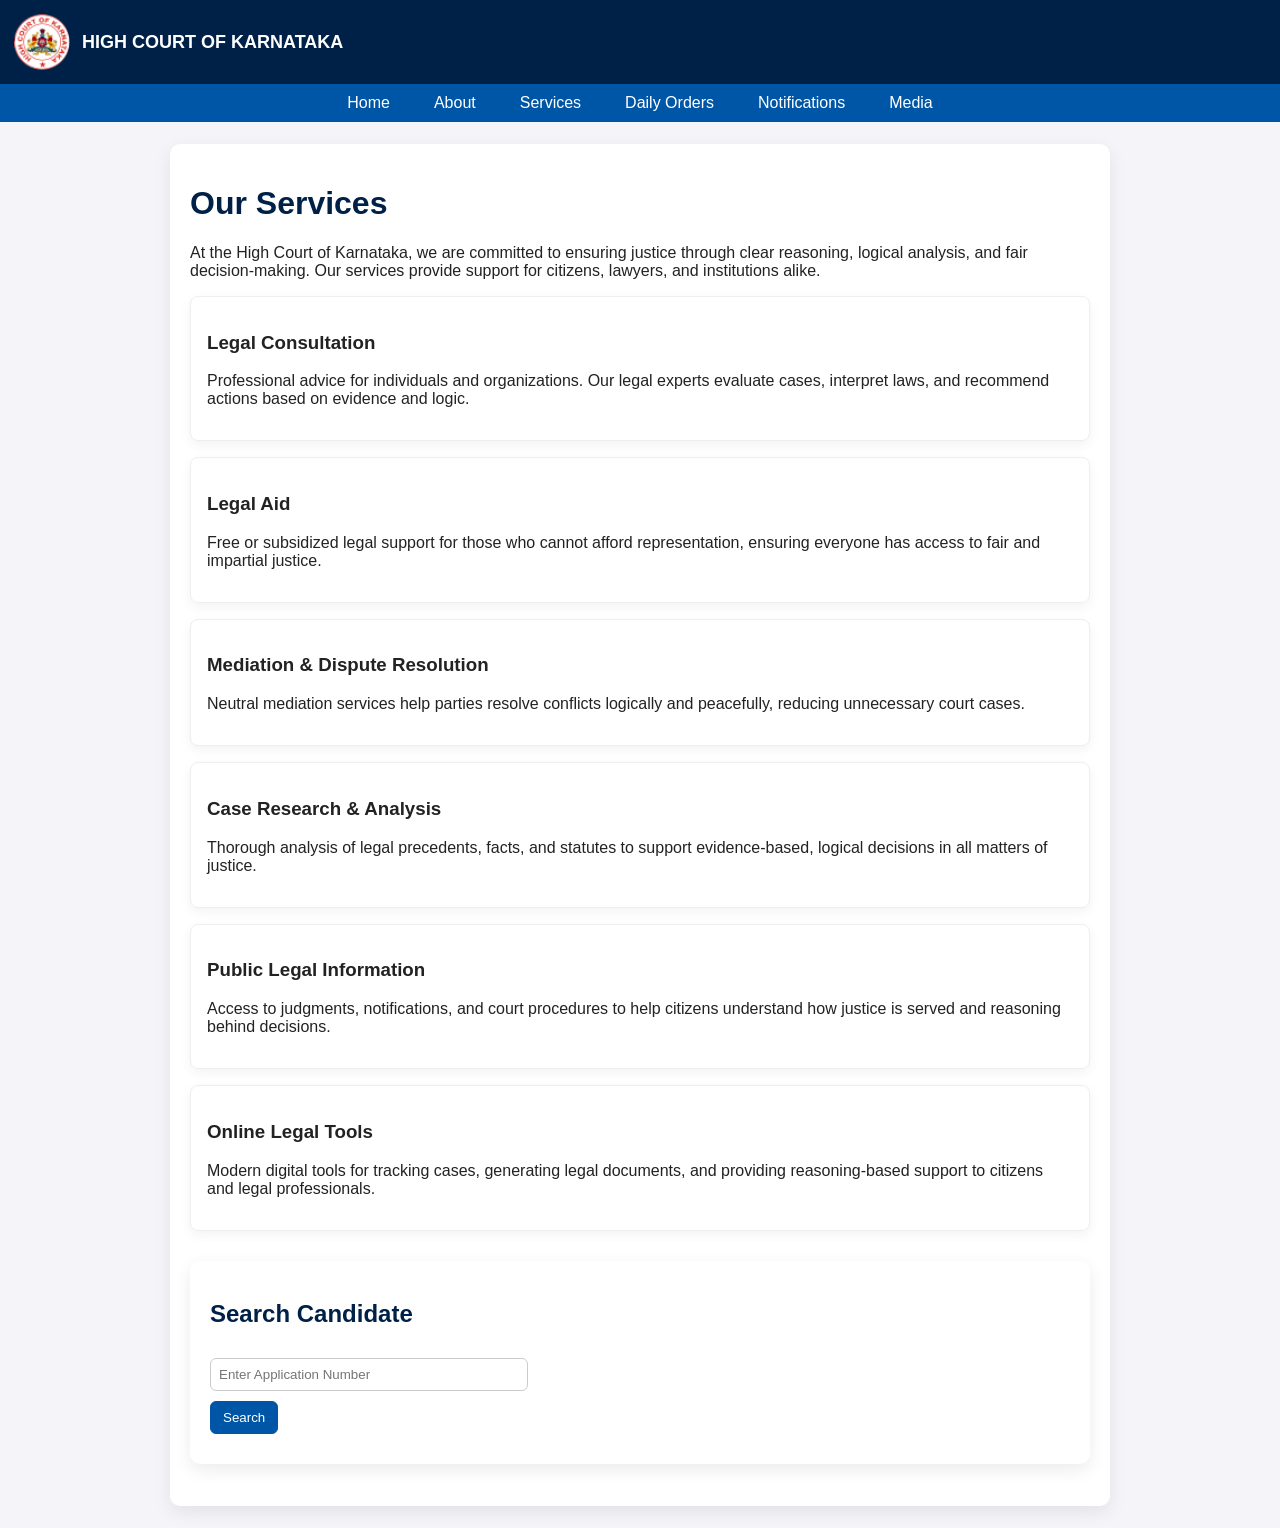
<file: Services.html>
<!DOCTYPE html>
<html lang="en">
<head>
  <meta charset="utf-8">
  <meta name="viewport" content="width=device-width,initial-scale=1">
  <title>Services - High Court of Karnataka</title>
  <style>
    :root { --brand:#002147; --nav:#0056a6; --highlight:#FFED00; }
    body { font-family: Arial, Helvetica, sans-serif; margin:0; background:#f4f4f9; color:#222; }
    header { background:var(--brand); color:#fff; padding:14px; display:flex; align-items:center; gap:12px; }
    header img { height:56px; }
    nav { background:var(--nav); padding:10px; }
    nav ul { list-style:none; display:flex; gap:20px; justify-content:center; margin:0; padding:0; }
    nav a { color:#fff; text-decoration:none; padding:20px 12px; }
    .container { max-width:900px; margin:22px auto; background:#fff; padding:20px; border-radius:10px; box-shadow:0 6px 18px rgba(0,0,0,0.08); }
    h1, h2 { color:var(--brand); }
    .service-card { border:1px solid #eee; border-radius:8px; padding:16px; margin-bottom:16px; box-shadow:0 4px 12px rgba(0,0,0,0.05); transition: transform 0.2s; }
    .service-card:hover { transform: translateY(-4px); box-shadow:0 8px 16px rgba(0,0,0,0.08); }
    input { padding:8px; width:100%; max-width:300px; margin:10px 0; border-radius:6px; border:1px solid #ccc; }
    button { padding:8px 12px; border-radius:6px; border:1px solid #ccc; background:#fff; cursor:pointer; }
    button.primary { background:var(--nav); color:#fff; border-color:var(--nav); }
    .msg { margin-top:10px; color:red; font-weight:bold; }
    @media(max-width:700px) { nav ul { flex-direction:column; text-align:center; } }
  </style>
</head>
<body>
  <header>
    <img src="image/logo.png" alt="logo">
    <div style="font-size:18px;font-weight:800">HIGH COURT OF KARNATAKA</div>
  </header>

  <nav>
    <ul>
      <li><a href="index.html">Home</a></li>
      <li><a href="about.html">About</a></li>
      <li><a href="Services.html">Services</a></li>
      <li><a href="index.html">Daily Orders</a></li>
      <li><a href="Notis.html">Notifications</a></li>
      <li><a href="media.html">Media</a></li>
    </ul>
  </nav> 

  <div class="container">
    <h1>Our Services</h1>
    <p>At the High Court of Karnataka, we are committed to ensuring justice through clear reasoning, logical analysis, and fair decision-making. Our services provide support for citizens, lawyers, and institutions alike.</p>

    <div class="service-card">
      <h3>Legal Consultation</h3>
      <p>Professional advice for individuals and organizations. Our legal experts evaluate cases, interpret laws, and recommend actions based on evidence and logic.</p>
    </div>

    <div class="service-card">
      <h3>Legal Aid</h3>
      <p>Free or subsidized legal support for those who cannot afford representation, ensuring everyone has access to fair and impartial justice.</p>
    </div>

    <div class="service-card">
      <h3>Mediation & Dispute Resolution</h3>
      <p>Neutral mediation services help parties resolve conflicts logically and peacefully, reducing unnecessary court cases.</p>
    </div>

    <div class="service-card">
      <h3>Case Research & Analysis</h3>
      <p>Thorough analysis of legal precedents, facts, and statutes to support evidence-based, logical decisions in all matters of justice.</p>
    </div>

    <div class="service-card">
      <h3>Public Legal Information</h3>
      <p>Access to judgments, notifications, and court procedures to help citizens understand how justice is served and reasoning behind decisions.</p>
    </div>

    <div class="service-card">
      <h3>Online Legal Tools</h3>
      <p>Modern digital tools for tracking cases, generating legal documents, and providing reasoning-based support to citizens and legal professionals.</p>
    </div>

    <!-- Search Candidate Section -->
    <div class="container" style="margin-top:30px;">
      <h2>Search Candidate</h2>
      <input type="text" id="appNo" placeholder="Enter Application Number">
      <br>
      <button class="primary" onclick="searchCandidate()">Search</button>
      <div class="msg" id="msg"></div>
    </div>
  </div>

  <script>
    const candidates = {
      "KCM1984GRD013132": "KCM1984GRD013132.html",
      "KCM1984GRD012743": "KCM1984GRD012743.html",
      "KCM1984GRD011407": "KCM1984GRD011407.html",
      "KCM1984GRD013566": "KCM1984GRD013566.html",
      "KCM1984GRD012920": "KCM1984GRD012920.html",
      "KCM1984GRD012951": "KCM1984GRD012951.html"
    };

    function searchCandidate() {
      const input = document.getElementById("appNo").value.trim();
      const msg = document.getElementById("msg");
      if (candidates[input]) {
        window.open(candidates[input], "_blank");
        msg.textContent = "";
      } else {
        msg.textContent = "❌ Application number not found.";
      }
    }
  </script>
</body>
</html>
</file>
<file: css/style.css>
:root {
  --brand: #002147;
  --nav: #0056a6;
}

/* Optional: global box-sizing for easier layout handling */
*, *::before, *::after {
  box-sizing: border-box;
}


body {
  font-family: Arial, Helvetica, sans-serif;
  margin: 0;
  background: #f4f4f9;
  color: #222;
}

/* Header */
header {
  background: var(--brand);
  color: #fff;
  padding: 14px;
  display: flex;
  align-items: center;
  gap: 12px;
}

header .logo {
  height: 56px;
  width: 56px;
  background: #fff;
  border-radius: 6px;
  display: flex;
  align-items: center;
  justify-content: center;
  font-weight: bold;
  color: var(--brand);
}

header .title {
  font-size: 18px;
  font-weight: 800;
}

/* Navigation */
nav {
  background: var(--nav);
  padding: 8px;
}

nav ul {
  list-style: none;
  display: flex;
  gap: 12px;
  justify-content: center;
  margin: 0;
  padding: 0;
}

nav a {
  color: #fff;
  text-decoration: none;
  padding: 8px 12px;
}

/* Notice */
.notice {
  background: #2BA10A;
  color: #FEFEFE;
  font-weight: 600;
  padding: 10px;
  border-bottom: 2px solid #b30000;
}

.notice marquee {
  font-size: 15px;
  letter-spacing: 1px;
}

/* Main Container */
.container {
  max-width: 900px;
  margin: 30px auto;
  background: #fff;
  padding: 30px;
  border-radius: 15px;
  box-shadow: 0 8px 10px rgba(0, 0, 0, 0.010);
  }

/* Input field styling */
input[type="text"] {
    width: 100%;
    padding: 12px 15px;
    margin-bottom: 20px;
    border-radius: 8px;
    border: 1px solid #ccc;
    font-size: 16px;
    transition: all 0.3s ease;
}

/* Button styling */
button.primary {
    background: #4a90e2;
    color: #fff;
    padding: 12px 25px;
    font-size: 16px;
    border: none;
    border-radius: 8px;
    cursor: pointer;
    transition: background 0.3s, transform 0.2s;
}

button.primary:hover {
    background: #357ABD;
    transform: translateY(-2px);
}

.top {
  display: flex;
  gap: 30px;
}

.meta {
  flex: 10;
}

.meta h2 {
  margin: 0 0 6px 0;
  color: var(--brand);
}

.meta p {
  margin: 4px 0;
}

/* Table */
table {
  width: 100%;
  border-collapse: collapse;
  margin-top: 14px;
}

td {
  padding: 8px;
  border-bottom: 1px solid #eee;
}

/* Controls */
.controls {
  margin-top: 14px;
}

button {
  padding: 8px 12px;
  border-radius: 6px;
  border: 1px solid #ccc;
  background: #fff;
  cursor: pointer;
}

button.primary {
  background: var(--nav);
  color: #fff;
  border-color: var(--nav);
}

/* Responsive */
@media (max-width: 700px) {
  .top {
    flex-direction: column;
  }
}
</file>
